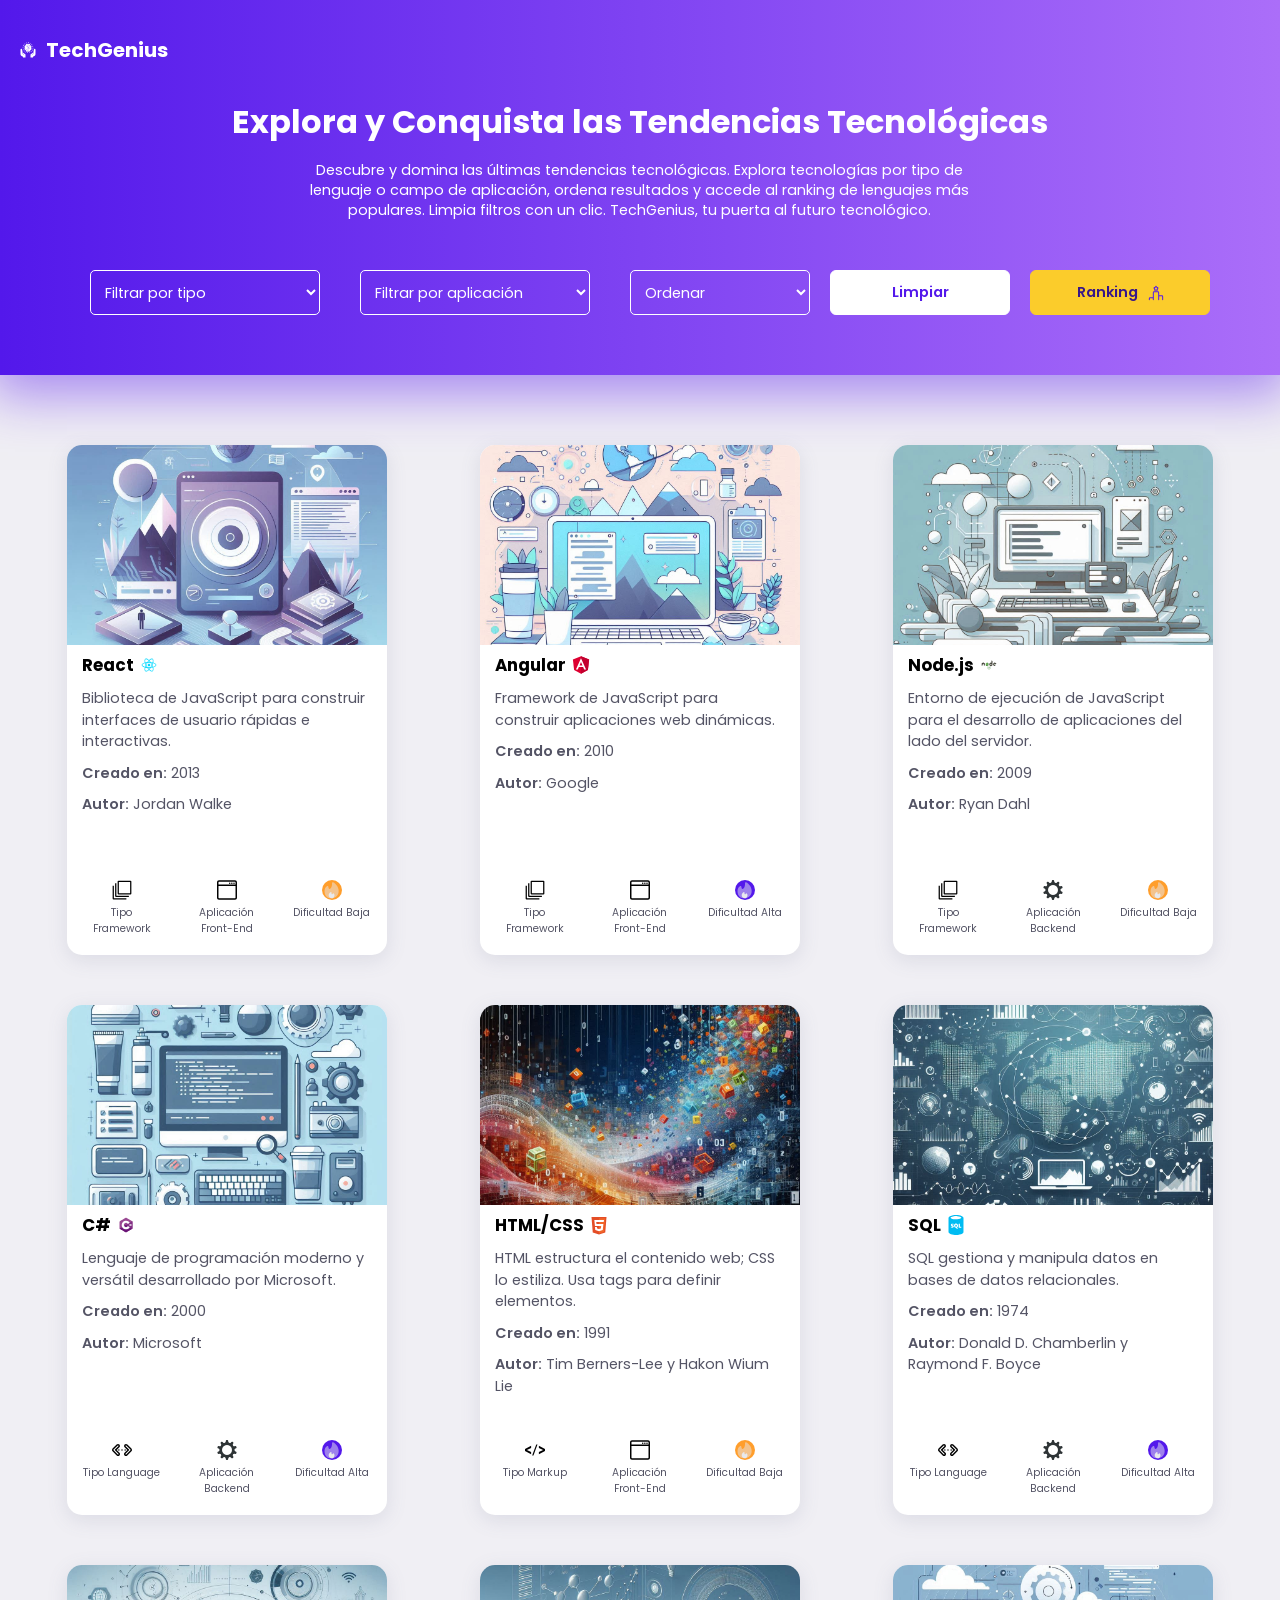
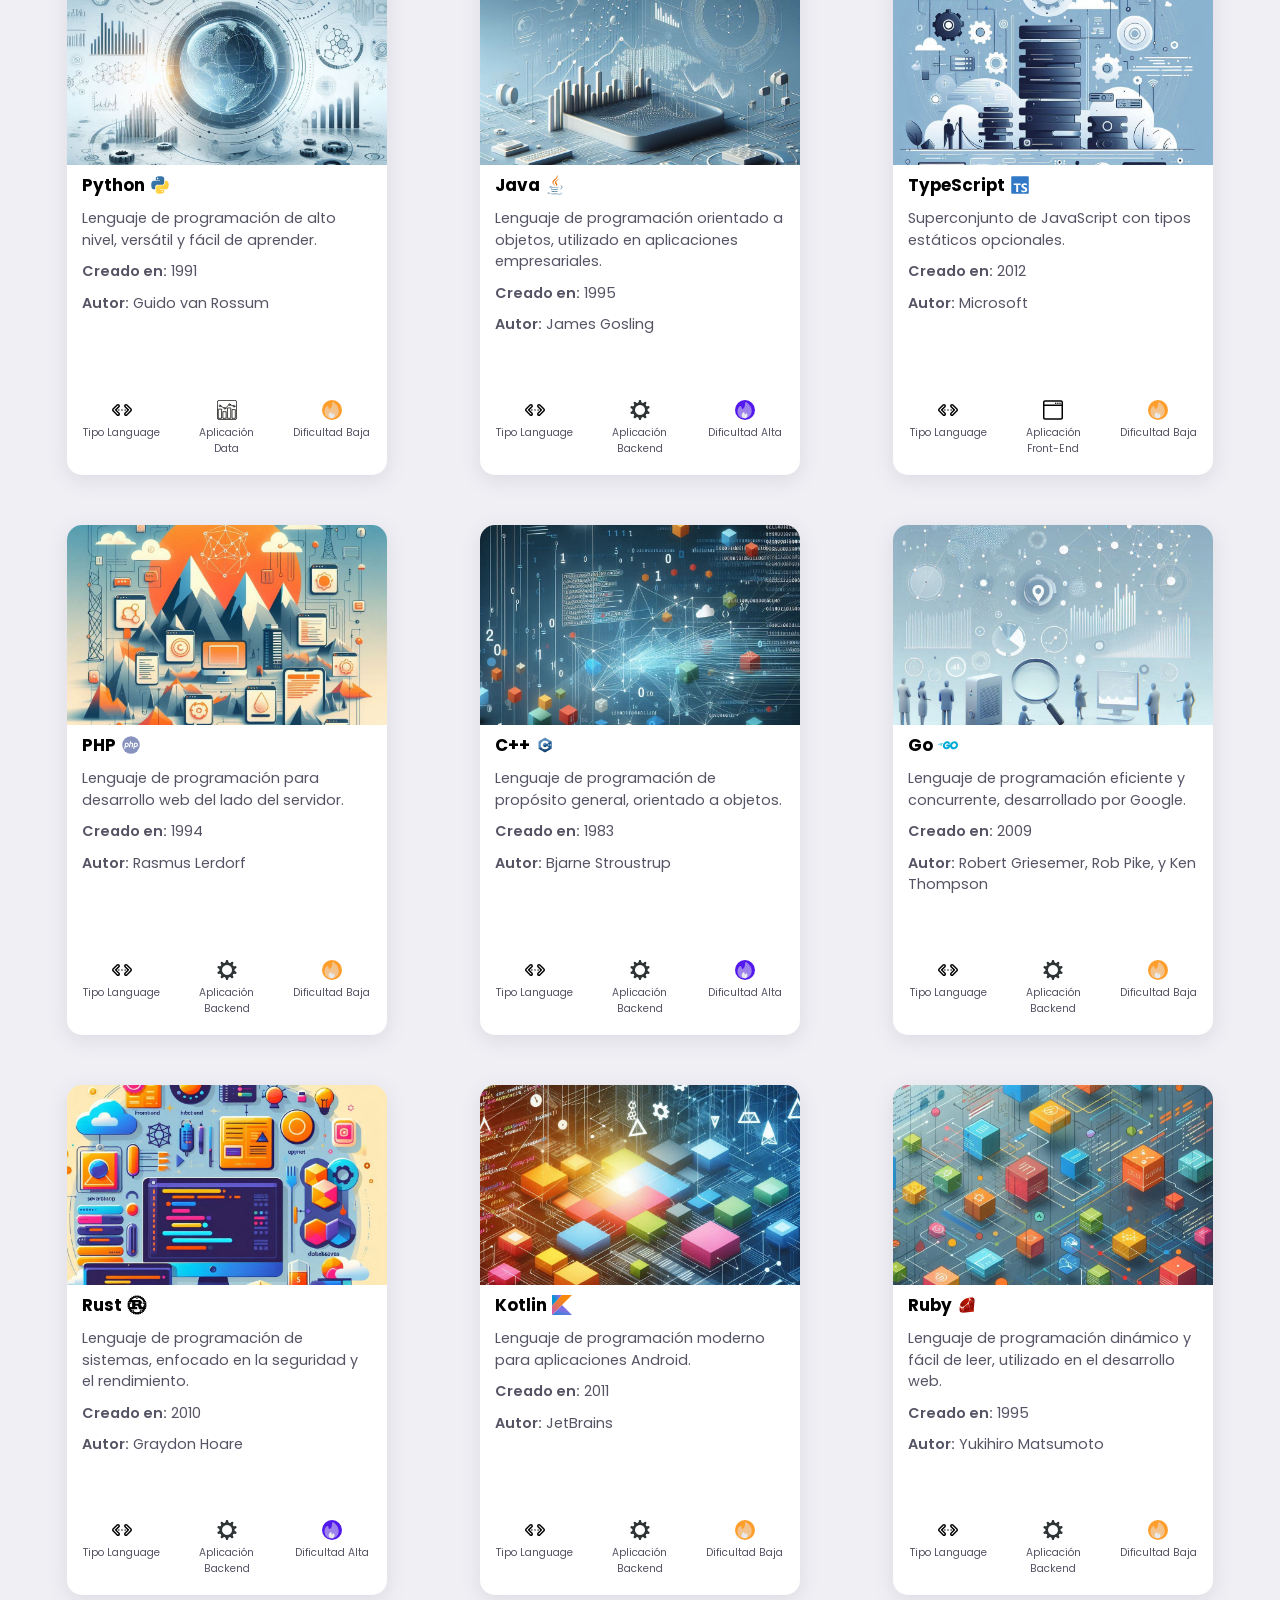
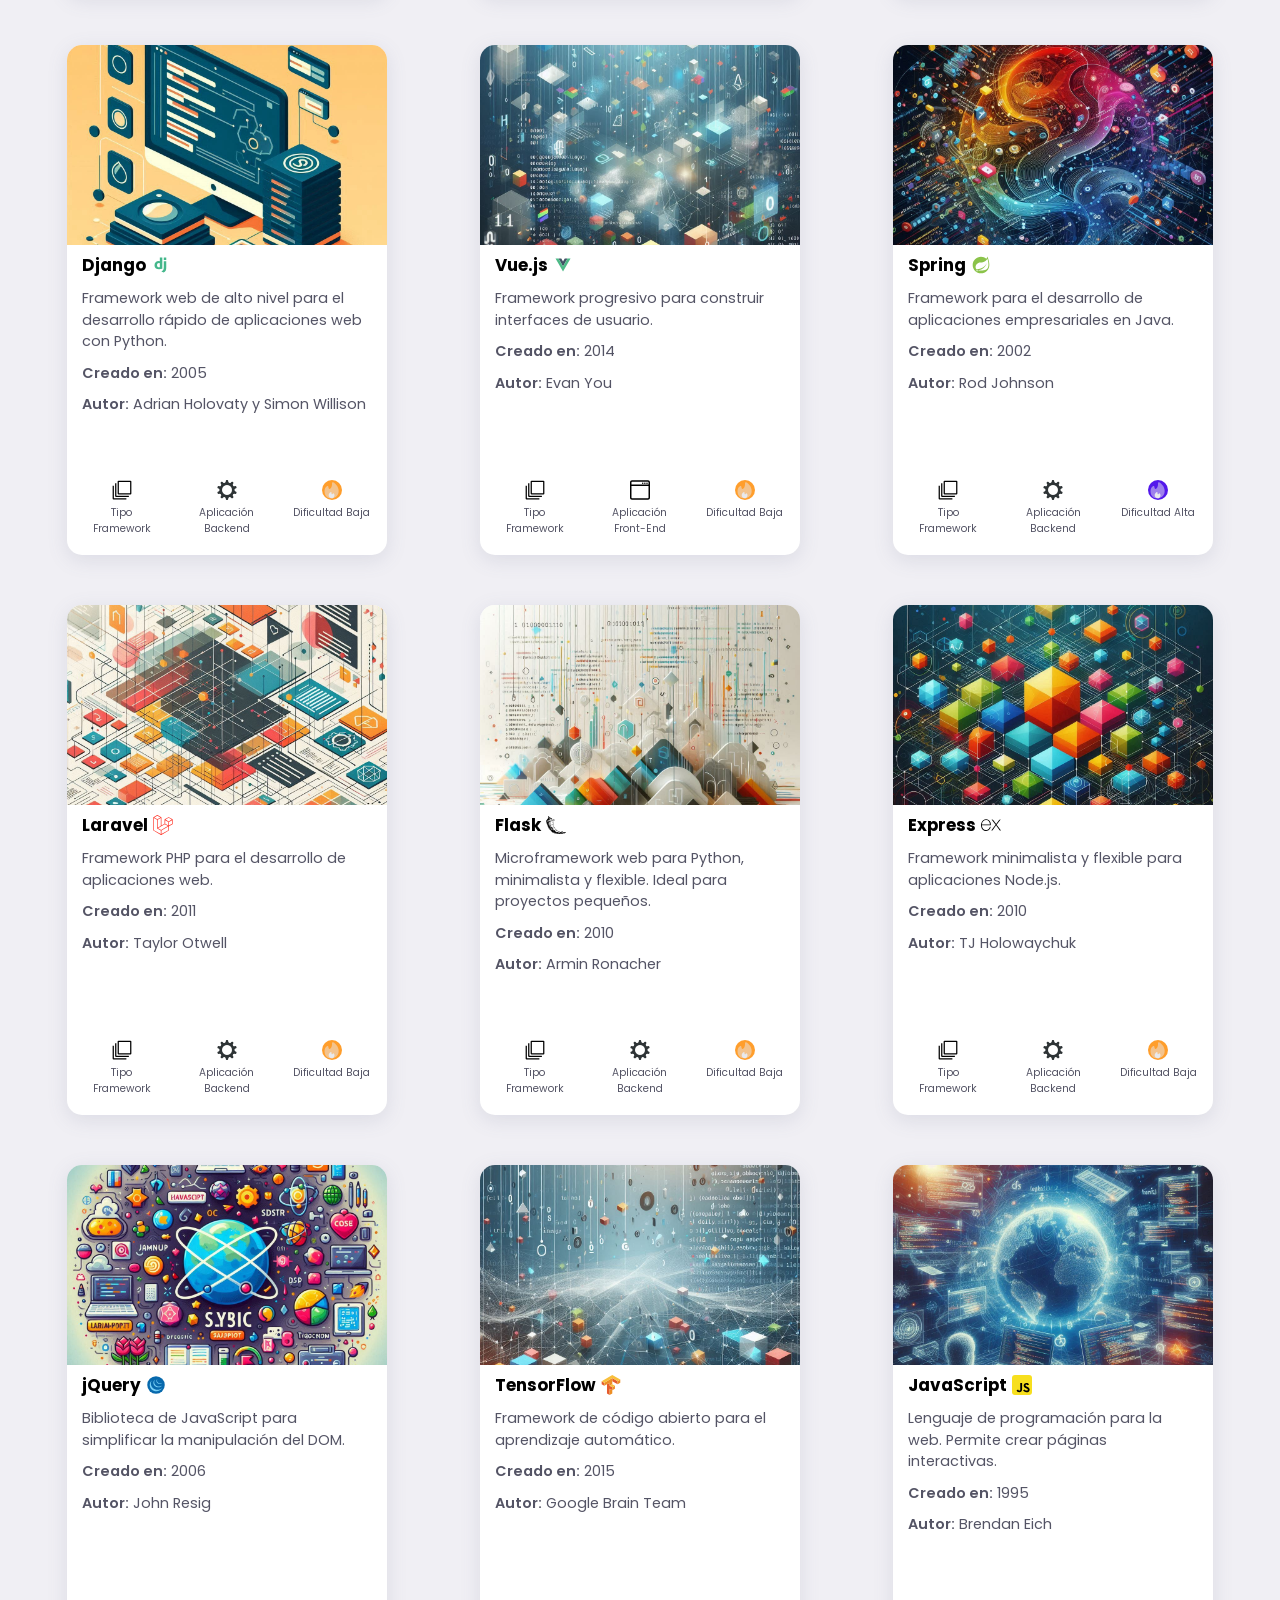
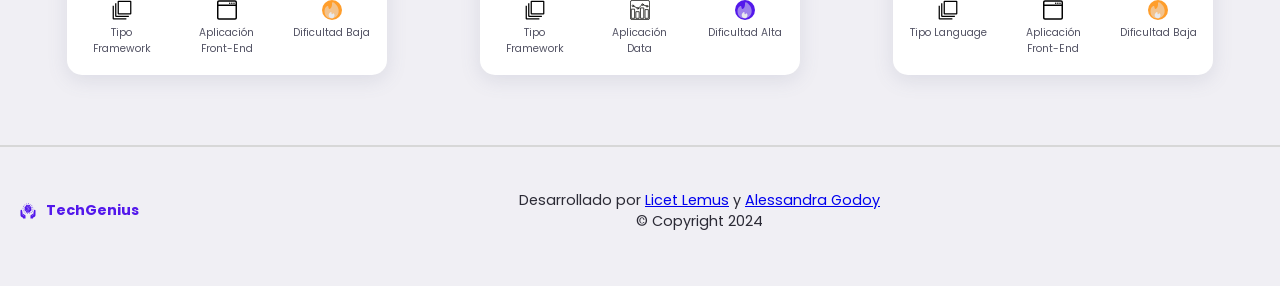
<file: index.html>
<!DOCTYPE html>
<html lang="es">
  <head>
    <meta charset="utf-8" />
    <meta name="viewport" content="width=device-width, initial-scale=1.0" />
    <link
      rel="shortcut icon"
      href="assets/icons/favicon.png"
      type="image/x-icon"
    />
    <title>TechGenius</title>
    <link rel="stylesheet" href="style.css" />
    <style>
      @import url("https://fonts.googleapis.com/css2?family=Poppins:ital,wght@0,100;0,200;0,300;0,400;0,500;0,600;0,700;0,800;0,900;1,100;1,200;1,300;1,400;1,500;1,600;1,700;1,800;1,900&display=swap");
    </style>
  </head>
  <body>
    <header>
      <div class="logo-container">
        <img class="logo" src="assets/logos/logo.svg" alt="Dataverse" />
        <h2>TechGenius</h2>
      </div>
      <div class="hero-container">
        <h1>Explora y Conquista las Tendencias Tecnológicas</h1>
        <p class="introduction">
          Descubre y domina las últimas tendencias tecnológicas. Explora
          tecnologías por tipo de lenguaje o campo de aplicación, ordena
          resultados y accede al ranking de lenguajes más populares. Limpia
          filtros con un clic. TechGenius, tu puerta al futuro tecnológico.
        </p>
      </div>

      <nav class="select-container">
        <label for="type-select"></label>
        <select name="type" id="type-select" data-testid="select-filter">
          <option value="" disabled selected>Filtrar por tipo</option>
          <option value="Language">Language</option>
          <option value="Framework">Framework</option>
          <option value="Markup">Markup</option>
        </select>

        <label for="applicationField-select"></label>
        <select
          name="applicationField"
          id="applicationField-select"
          data-testid="select-filter-2"
        >
          <option value="" disabled selected>Filtrar por aplicación</option>
          <option value="Front-End">Frontend</option>
          <option value="Backend">Backend</option>
          <option value="Data">Data</option>
        </select>

        <label for="order-select"></label>
        <select name="name" id="order-select" data-testid="select-sort">
          <option value="" disabled selected>Ordenar</option>
          <option value="asc">Ascendente</option>
          <option value="desc">Descendente</option>
        </select>

        <button data-testid="button-clear">Limpiar</button>

        <button class="metrics">
          Ranking<img
            src="assets/icons/ranking.svg"
            height="16"
            width="16"
            alt="top icon"
          />
        </button>
      </nav>
    </header>
    <main id="root"></main>
    <script src="main.js" type="module"></script>
    <footer>
      <div class="logo-container-footer">
        <img class="logo" src="assets/logos/logo-color.svg" alt="Dataverse" />
        <h4>TechGenius</h4>
      </div>
      <div class="text-footer">
        <p>
          Desarrollado por
          <a href="https://github.com/LicetLemus">Licet Lemus</a> y
          <a href="https://github.com/abengl">Alessandra Godoy</a>
        </p>
        <p>&copy; Copyright 2024</p>
      </div>
      <div class="footer-block"></div>
    </footer>
  </body>
</html>
</file>
<file: style.css>
:root {
  --ff-sans: "Poppins", sans-serif;

  --fw-light: 200;
  --fw-normal: 400;
  --fw-bold: 700;

  --fs-small: 0.65rem; /* 10.4px */
  --fs-normal: 0.9rem; /* 14.4px */
  --fs-large: 1.25rem; /* 20px */
  --fs-extra-large: 2rem; /* 32px */

  --lh-small: 1.4;
  --lh-normal: 1.5;

  --tx-color-light: #FFF;
  --tx-color-medium: #545465;
  --tx-color-dark: #2B2A35;

  --clr-neutro-light: #F0EFF4;
  --clr-neutro-dark: #d7d7d7;
  --clr-accent-yellow: #FBCC2B;
  --clr-primary-dark: #5318EB;
  --clr-primary-light: #AB6EF9;
  --gradient-basic: linear-gradient(90deg, #5318EB 0%, #AB6EF9 100%);
}

* {
  padding: 0;
  margin: 0;
  box-sizing: border-box;
}

body {
  font-family: var(--ff-sans);
  font-size: var(--fs-normal);
  font-weight: var(--fw-normal);
  line-height: var(--lh-normal);
  width: 100%;
  background-color: var(--clr-neutro-light);
}

/*-------------------HEADER-------------------*/
header {
  background: var(--gradient-basic);
  box-shadow: 0px 10px 50px 10px rgba(95, 35, 237, 0.50);
  color: var(--tx-color-light);
  padding: 20px 20px 30px;
  margin-bottom: 50px;
  width: 100%;
  background-color: var(--clr-neutral-200);
  display: flex;
  flex-direction: column;
  align-items: center;
  justify-content: center;
  gap: 20px;
}

.logo-container {
  display: flex;
  flex-direction: row;
  height: 60px;
  width: 100%;
  column-gap: 10px;
  align-items: center;
  justify-content: left;
}

.logo {
  height: 1rem;
  align-self: center;
}

h2 {
  font-size: var(--fs-large);
  font-weight: var(--fw-bold);
  display: inline;
}

.hero-container {
  width: 70%;
  display: flex;
  row-gap: 15px;
  flex-direction: column;
  align-items: center;
  text-align: center;
  line-height: var(--lh-small);
}

h1 {
  font-size: var(--fs-extra-large);
  font-weight: var(--fw-bold);
}

.introduction {
  width: 80%;
  font-size: var(--fs-normal);
  font-weight: var(--fw-normal);
}

/*--------------------------NAV------------------------------*/
nav {
  display: flex;
  flex-direction: row;
  flex-wrap: wrap;
  justify-content:center;
  gap: 20px;
  padding: 30px 0;
}

select {
  width: 230px;
  height: 45px;
  padding: 10px;
  font-size: var(--fs-normal);
  font-family: var(--ff-sans);
  font-weight: var(--fw-normal);
  color: var(--tx-color-light);
  border-radius: 5px;
  border: 1px solid #FFFFFF;
  background-color: transparent;
}

option { 
  color: var(--tx-color-dark); 
} 

#type-select, #applicationField-select {
  padding: 0px 10px;
}

#order-select {
  width: 180px;
  padding: 0px 10px;
}

button {
  width: 180px;
  height: 45px;
  padding: 10px 20px;
  font-family: var(--ff-sans);
  font-size: var(--fs-normal);
  color: var(--clr-primary-dark);
  font-weight: 600;
  display: flex;
  justify-content: center;
  align-items: center;
  gap: 10px;
  border-radius: 6px;
  border: 1px solid white;
  background-color: #FFFFFF;
  cursor: pointer;
}

.metrics {
  background-color: var(--clr-accent-yellow);
  color: #371689;
  border: 1px solid var(--clr-accent-yellow);
}

/*-------------------CARDS-------------------*/
main {
  margin: 0;
  background-color: transparent;
}

ul {
  padding: 20px;
  display: flex;
  flex-wrap: wrap;
  flex-direction: row;
  align-items: center;
  justify-content: space-around;
  row-gap: 50px;
  list-style: none;
}

.card {
  height: 510px;
  max-width: 320px;
  padding-bottom: 15px;
  display: flex;
  flex-direction: column;
  justify-content: space-between;
  flex: 1 0 320px;
  background-color: white;
  box-shadow: 0px 5px 20px 0px rgba(103, 110, 144, 0.15);
  border-radius: 15px;
  position: relative;
  transition: transform 0.3s ease-in-out;
}

.card:hover {
  transform: scale(1.05);
}

.overlay {
  height: 0;
  width: 100%;
  padding: 0 10px;
  position: absolute;
  left: 0;
  bottom: 0;
  overflow: hidden;
  display: flex;
  align-items: center;
  justify-content: center;
  text-align: center;
  flex-direction: row;
  border-radius: 15px;
  background: var(--gradient-basic);
  transition: height 0.5s;
}

.title-overlay {
  font-size: var(--fs-extra-large);
  font-weight: var(--fw-bold);
  color: var(--tx-color-light);
}

.card:hover .overlay {
  height: 100%;
}

.card-image {
  width: 100%;
  height: 200px;
}

.image {
  width: 100%;
  height: 100%;
  object-fit: cover;
  border-radius: 15px 15px 0 0;
}

.card-text {
  height: 220px;
  padding: 0 15px;
  line-height: var(--lh-normal);
  display: flex;
  flex-direction: column;
  justify-items: space-between;
  row-gap: 10px;
}

.content-title {
  display: flex;
  flex-direction: row;
  align-items: center;
  column-gap: 5px;
}

.title-name {
  font-weight: var(--fw-bold);
}

.title-logo {
  height: 20px;
}

.card-description {
  width: 100%;
  color: var(--tx-color-medium);
}

.card-year, .card-creator {
  color: var(--tx-color-medium);
}

.bold {
  font-weight: 600;
}

.card-users {
  display: none;
}

.card-label {
  height: 60px;
  padding: 0 15px;
  display: flex;
  flex-direction: row;
  align-items: center;
  text-align: center;
  justify-content: space-between;
}

.item-label {
  display: flex;
  flex: 0 0 80px;
  flex-direction: column;
  align-items: center;
  align-self: start;
  row-gap: 5px; 
}

.label-icon {
  height: 20px;
}

.label-text {
  font-size: var(--fs-small);
  border-radius: 5px;
  color: var(--tx-color-medium);
}

.label-icon.Baja {
  border-radius: 1.25rem;
  background-color: #FF9E2C;
}

.label-icon.Alta {
  border-radius: 1.25rem;
  background-color: var(--clr-primary-dark);
}

footer {
  height: 130px;
  width: 100%;
  padding: 20px;
  background-color: transparent;
  border-top: 2px solid var(--clr-neutro-dark);
  margin-top: 50px;
  display: flex;
  align-items: center;
  justify-content: space-between;
}

.logo-container-footer {
  height: 150px;
  display: flex;
  align-items: center;
  justify-content: left;
  column-gap: 10px;
}

h4 {
  color: var(--clr-primary-dark);
}

.text-footer {
  color: var(--tx-color-dark);
  text-align: center;
}

@media only screen and (min-width: 768px) and (max-width: 1023px) {
  nav {
    display: flex;
    flex-direction: row;
    justify-content:space-evenly;
    gap: 0px;
  }

  button {
    margin-top: 20px;
  }
}

@media only screen and (max-width: 767px) {
  h1 {
    font-size: var(--fs-large);
  }
  
  .introduction {
    width: 100%;
  }

  nav {
    display: flex;
    flex-direction: column;
    align-items: end;
    gap: 10px;
  }

  footer {
    display: flex;
    flex-direction: column;
    align-items: center;
    row-gap: 15px;
  }
}
</file>
